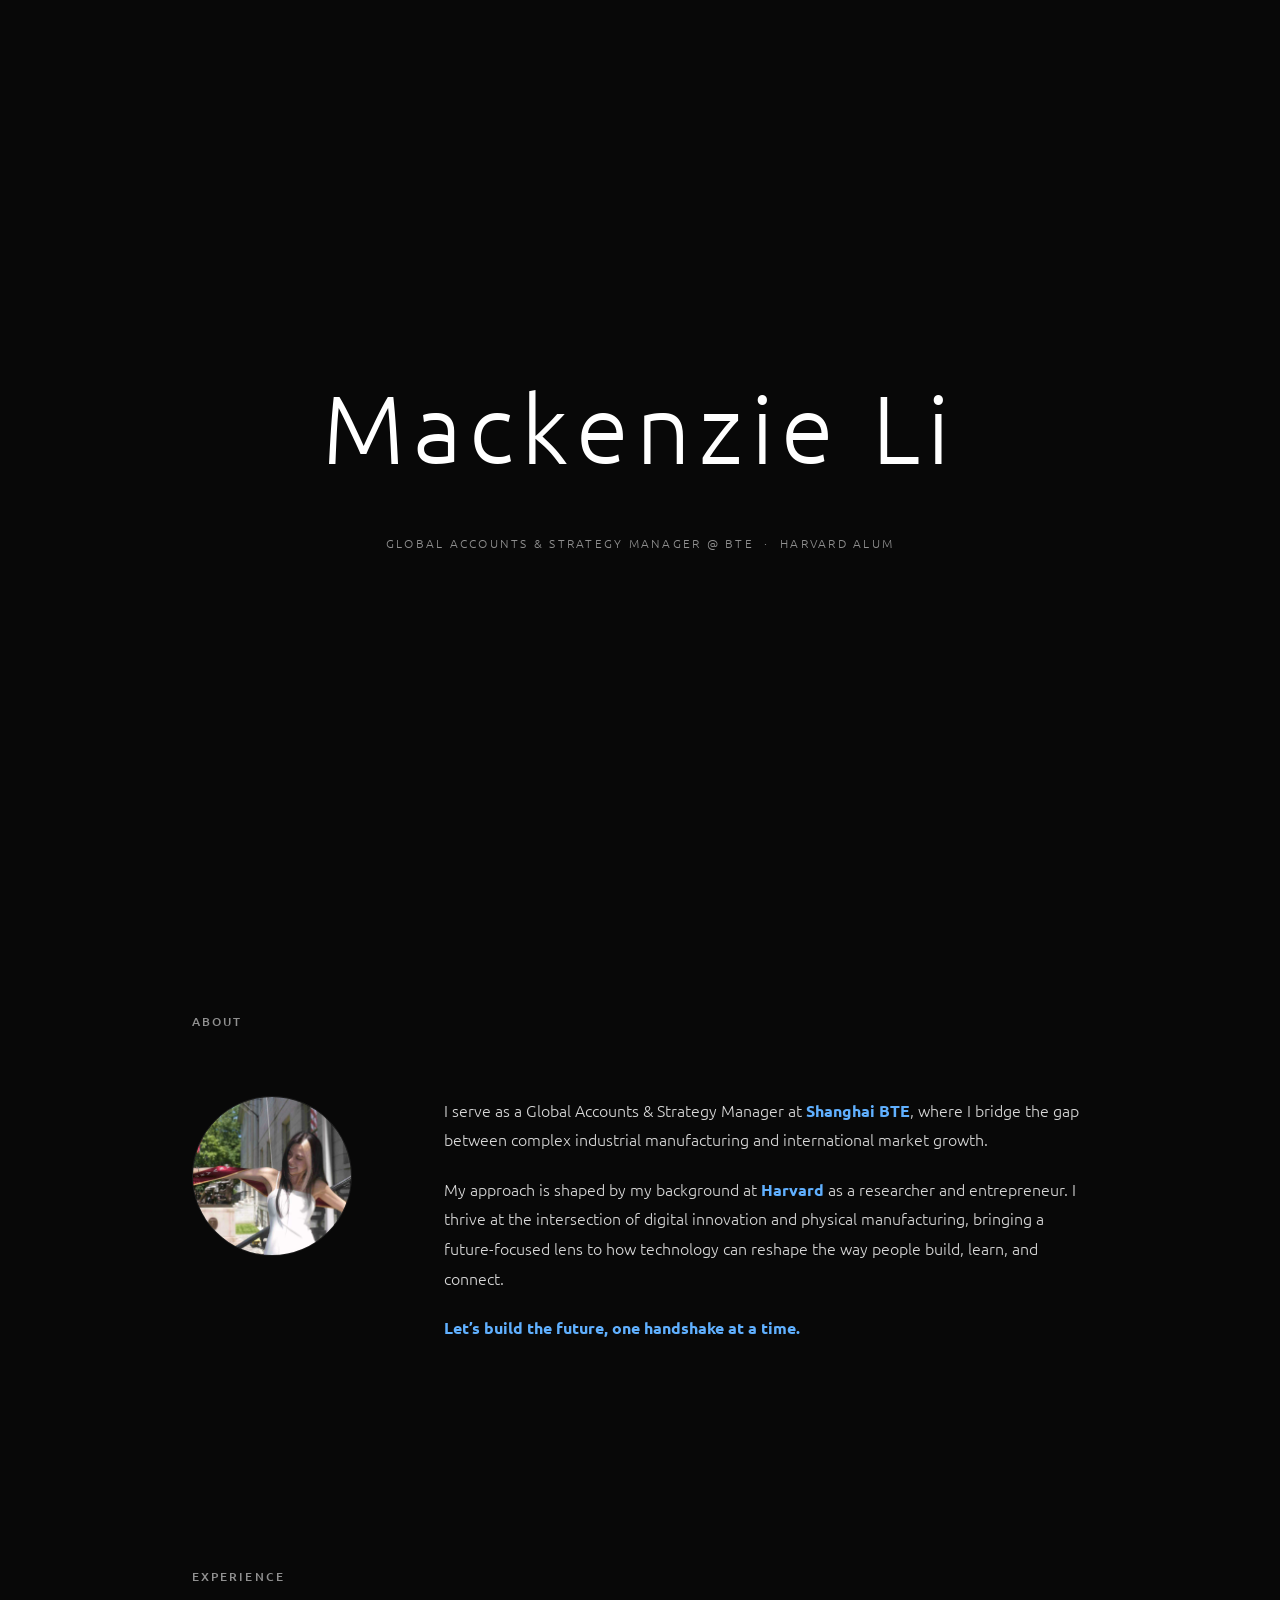
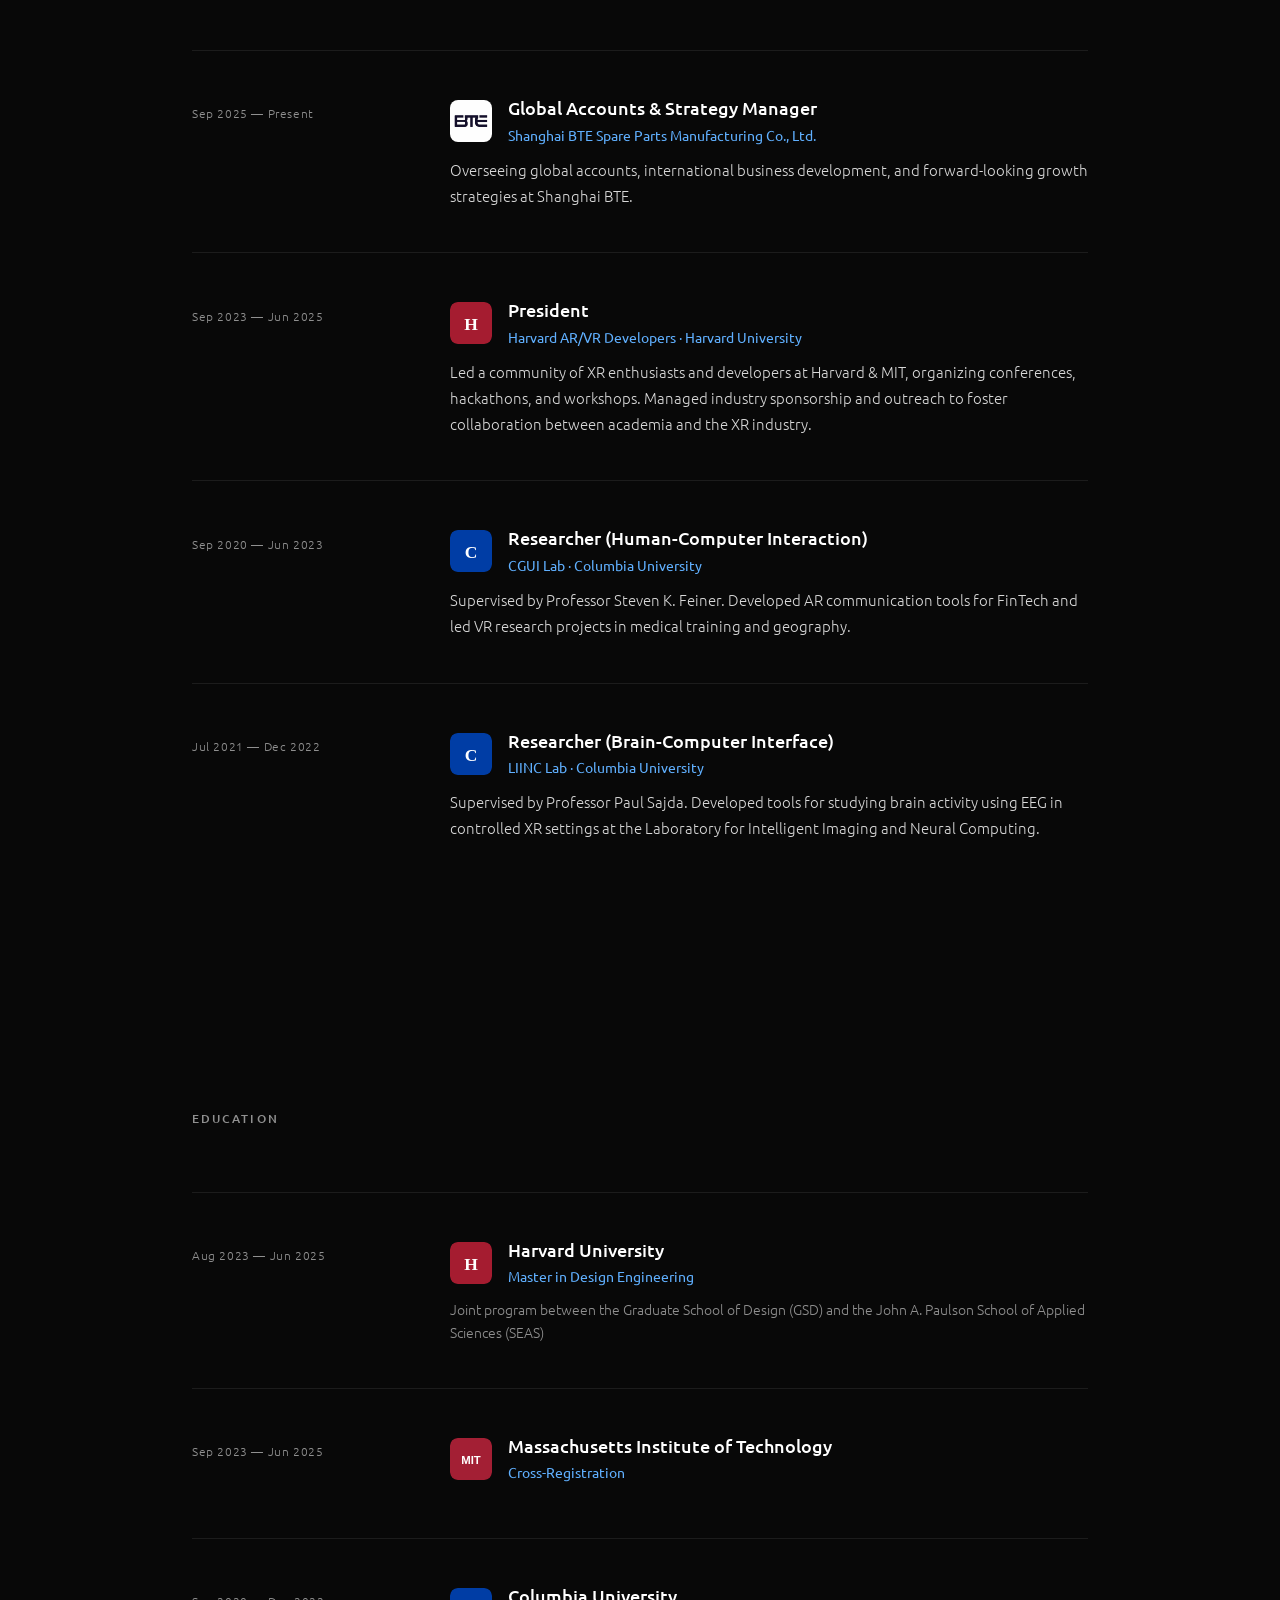
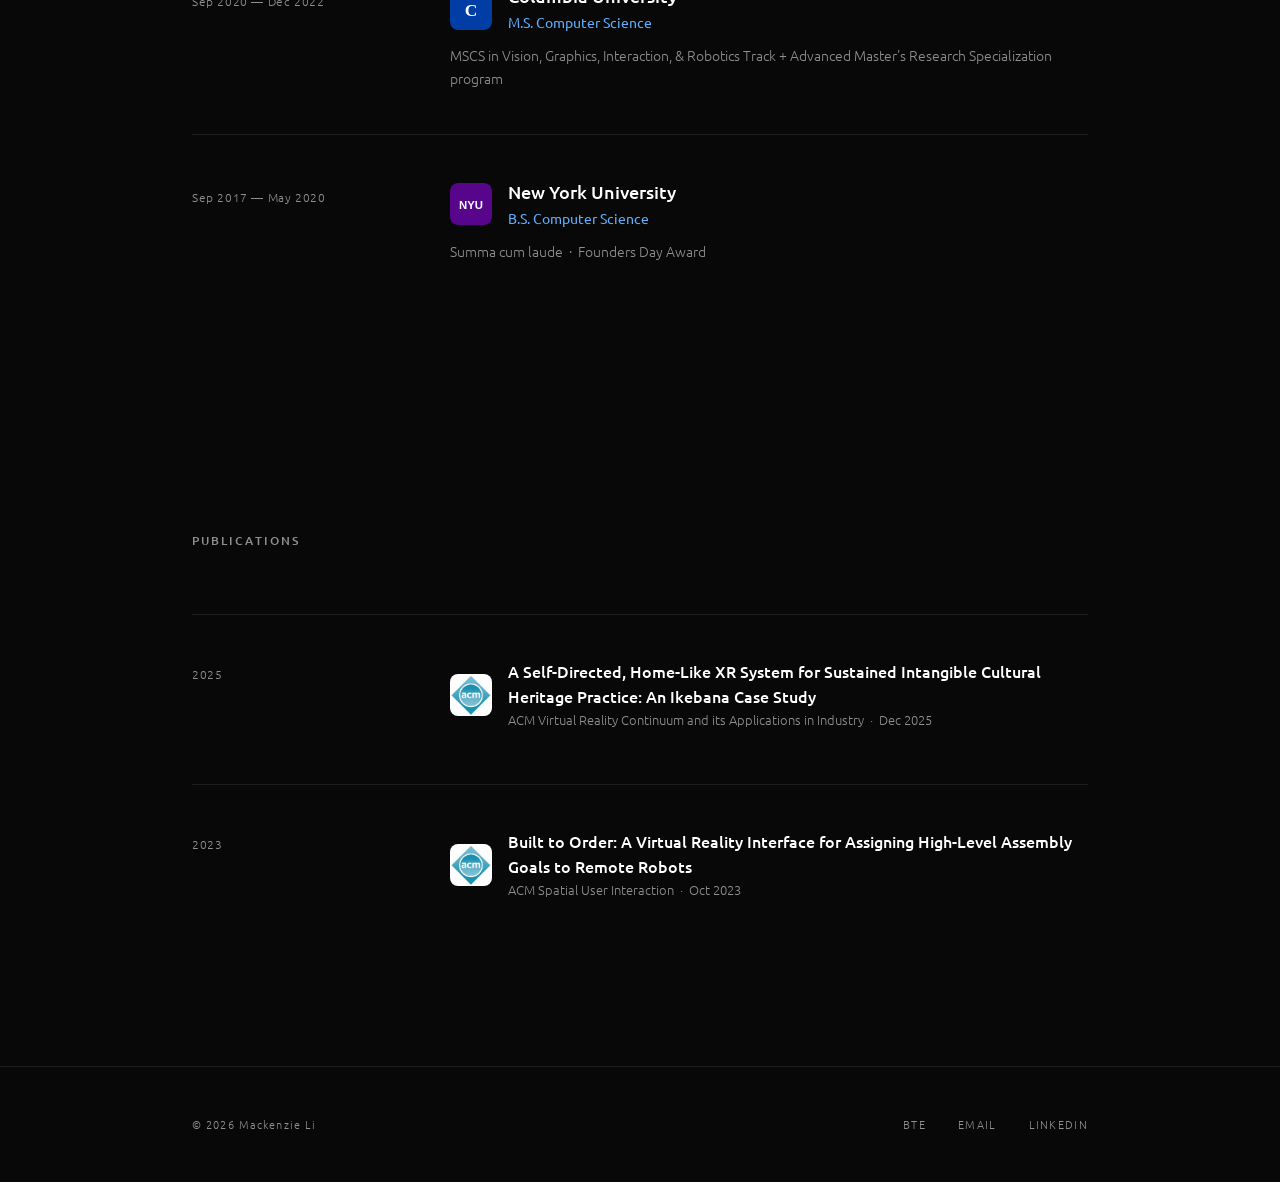
<file: index.html>
<!DOCTYPE html>
<html lang="en">
<head>
  <meta charset="UTF-8">
  <meta name="viewport" content="width=device-width, initial-scale=1.0">
  <title>Mackenzie Li</title>
  <meta name="description" content="Mackenzie Li — Global Accounts & Strategy Manager @Shanghai BTE Spare Parts Manufacturing Co., Ltd. + Harvard MDE '25.">
  <link rel="preconnect" href="https://fonts.googleapis.com">
  <link rel="preconnect" href="https://fonts.gstatic.com" crossorigin>
  <link href="https://fonts.googleapis.com/css2?family=Ubuntu:ital,wght@0,300;0,400;0,500;1,300;1,400&display=swap" rel="stylesheet">
  <link rel="stylesheet" href="assets/css/style.css">
</head>
<body>

  <!-- ======= Splash ======= -->
  <div id="splash">
    <div class="splash-inner">
      <h1 class="splash-glitch" data-text="">
        <span class="splash-typed"></span><span class="splash-cursor"></span>
      </h1>
      <p class="splash-sub">Global Accounts & Strategy Manager @ BTE &nbsp;·&nbsp; Harvard Alum</p>
    </div>
  </div>

  <!-- ======= Nav ======= -->
  <nav id="nav">
    <div class="nav-inner">
      <a href="#" class="nav-name">Mackenzie Li</a>
      <ul class="nav-links">
        <li><a href="#about">About</a></li>
        <li><a href="#experience">Experience</a></li>
        <li><a href="#education">Education</a></li>
        <li><a href="#publications">Publications</a></li>
        <li><a href="http://www.btechina.com" target="_blank" rel="noopener">Go To BTE Site</a></li>
      </ul>
      <button class="nav-toggle" aria-label="Toggle menu">
        <span></span><span></span>
      </button>
    </div>
  </nav>

  <!-- ======= Hero ======= -->
  <section id="hero">
    <div class="hero-inner">
      <h1 class="hero-name">Mackenzie<br><em>Li</em></h1>
      <div class="hero-rule"></div>
      <p class="hero-headline">Global Accounts & Strategy Manager @ BTE &nbsp;&nbsp;·&nbsp;&nbsp; Harvard '25</p>
      <div class="hero-links">
        <a href="http://www.btechina.com" target="_blank" rel="noopener">BTE</a>
        <a href="mailto:mackenzie.li@btechina.com">Email</a>
        <a href="https://linkedin.com/in/mkz-li" target="_blank" rel="noopener">LinkedIn</a>
      </div>
    </div>
    <div class="hero-scroll-hint">
      <span>Scroll</span>
      <div class="hero-scroll-line"></div>
    </div>
  </section>

  <main>

    <!-- ======= About ======= -->
    <section id="about" class="reveal">
      <div class="container">
        <h2 class="section-label">About</h2>
        <div class="about-grid">
          <div class="about-photo">
            <img src="assets/img/mackenzie.jpg" alt="Mackenzie Li">
          </div>
          <div class="about-text">
            <p>I serve as a Global Accounts & Strategy Manager at <span class="about-company">Shanghai BTE</span>, where I bridge the gap between complex industrial manufacturing and international market growth.</p>
            <p>My approach is shaped by my background at <span class="about-company">Harvard</span> as a researcher and entrepreneur. I thrive at the intersection of digital innovation and physical manufacturing, bringing a future-focused lens to how technology can reshape the way people build, learn, and connect.</p>
            <p><span class="about-company">Let’s build the future, one handshake at a time.</span></p>
          </div>
        </div>
      </div>
    </section>

    <!-- ======= Experience ======= -->
    <section id="experience" class="reveal">
      <div class="container">
        <h2 class="section-label">Experience</h2>
        <div class="timeline">

          <div class="timeline-item">
            <div class="timeline-meta">
              <span class="timeline-date">Sep 2025 — Present</span>
            </div>
            <div class="timeline-content">
              <div class="edu-header">
                <img class="school-logo" src="assets/img/BTE.JPG" alt="Shanghai BTE">
                <div>
                  <h3>Global Accounts & Strategy Manager</h3>
                  <p class="timeline-org">Shanghai BTE Spare Parts Manufacturing Co., Ltd.</p>
                </div>
              </div>
              <p class="timeline-desc">Overseeing global accounts, international business development, and forward-looking growth strategies at Shanghai BTE.</p>
            </div>
          </div>

          <div class="timeline-item">
            <div class="timeline-meta">
              <span class="timeline-date">Sep 2023 — Jun 2025</span>
            </div>
            <div class="timeline-content">
              <div class="edu-header">
                <img class="school-logo" src="assets/img/harvard.svg" alt="Harvard University">
                <div>
                  <h3>President</h3>
                  <p class="timeline-org">Harvard AR/VR Developers · Harvard University</p>
                </div>
              </div>
              <p class="timeline-desc">Led a community of XR enthusiasts and developers at Harvard & MIT, organizing conferences, hackathons, and workshops. Managed industry sponsorship and outreach to foster collaboration between academia and the XR industry.</p>
            </div>
          </div>

          <div class="timeline-item">
            <div class="timeline-meta">
              <span class="timeline-date">Sep 2020 — Jun 2023</span>
            </div>
            <div class="timeline-content">
              <div class="edu-header">
                <img class="school-logo" src="assets/img/columbia.svg" alt="Columbia University">
                <div>
                  <h3>Researcher (Human-Computer Interaction)</h3>
                  <p class="timeline-org">CGUI Lab · Columbia University</p>
                </div>
              </div>
              <p class="timeline-desc">Supervised by Professor Steven K. Feiner. Developed AR communication tools for FinTech and led VR research projects in medical training and geography.</p>
            </div>
          </div>

          <div class="timeline-item">
            <div class="timeline-meta">
              <span class="timeline-date">Jul 2021 — Dec 2022</span>
            </div>
            <div class="timeline-content">
              <div class="edu-header">
                <img class="school-logo" src="assets/img/columbia.svg" alt="Columbia University">
                <div>
                  <h3>Researcher (Brain-Computer Interface)</h3>
                  <p class="timeline-org">LIINC Lab · Columbia University</p>
                </div>
              </div>
              <p class="timeline-desc">Supervised by Professor Paul Sajda. Developed tools for studying brain activity using EEG in controlled XR settings at the Laboratory for Intelligent Imaging and Neural Computing.</p>
            </div>
          </div>
        </div>
      </div>
    </section>

    <!-- ======= Education ======= -->
    <section id="education" class="reveal">
      <div class="container">
        <h2 class="section-label">Education</h2>
        <div class="edu-list">

          <div class="edu-item">
            <div class="edu-meta">
              <span class="edu-date">Aug 2023 — Jun 2025</span>
            </div>
            <div class="edu-content">
              <div class="edu-header">
                <img class="school-logo" src="assets/img/harvard.svg" alt="Harvard University">
                <div>
                  <h3>Harvard University</h3>
                  <p class="edu-org">Master in Design Engineering</p>
                </div>
              </div>
              <p class="edu-note">Joint program between the Graduate School of Design (GSD) and the John A. Paulson School of Applied Sciences (SEAS)</p>
            </div>
          </div>

          <div class="edu-item">
            <div class="edu-meta">
              <span class="edu-date">Sep 2023 — Jun 2025</span>
            </div>
            <div class="edu-content">
              <div class="edu-header">
                <img class="school-logo" src="assets/img/mit.svg" alt="MIT">
                <div>
                  <h3>Massachusetts Institute of Technology</h3>
                  <p class="edu-org">Cross-Registration</p>
                </div>
              </div>
            </div>
          </div>

          <div class="edu-item">
            <div class="edu-meta">
              <span class="edu-date">Sep 2020 — Dec 2022</span>
            </div>
            <div class="edu-content">
              <div class="edu-header">
                <img class="school-logo" src="assets/img/columbia.svg" alt="Columbia University">
                <div>
                  <h3>Columbia University</h3>
                  <p class="edu-org">M.S. Computer Science</p>
                </div>
              </div>
              <p class="edu-note">MSCS in Vision, Graphics, Interaction, &amp; Robotics Track + Advanced Master's Research Specialization program</p>
            </div>
          </div>

          <div class="edu-item">
            <div class="edu-meta">
              <span class="edu-date">Sep 2017 — May 2020</span>
            </div>
            <div class="edu-content">
              <div class="edu-header">
                <img class="school-logo" src="assets/img/nyu.svg" alt="New York University">
                <div>
                  <h3>New York University</h3>
                  <p class="edu-org">B.S. Computer Science</p>
                </div>
              </div>
              <p class="edu-note">Summa cum laude &nbsp;·&nbsp; Founders Day Award</p>
            </div>
          </div>

        </div>
      </div>
    </section>

    <!-- ======= Publications ======= -->
    <section id="publications" class="reveal">
      <div class="container">
        <h2 class="section-label">Publications</h2>
        <div class="pub-list">

          <div class="pub-item">
            <span class="pub-year">2025</span>
            <div class="pub-content">
              <div class="edu-header">
                <img class="school-logo" src="assets/img/acm.jpg" alt="ACM">
                <div>
                  <p class="pub-title">A Self-Directed, Home-Like XR System for Sustained Intangible Cultural Heritage Practice: An Ikebana Case Study</p>
                  <p class="pub-venue">ACM Virtual Reality Continuum and its Applications in Industry &nbsp;·&nbsp; Dec 2025</p>
                </div>
              </div>
            </div>
          </div>

          <div class="pub-item">
            <span class="pub-year">2023</span>
            <div class="pub-content">
              <div class="edu-header">
                <img class="school-logo" src="assets/img/acm.jpg" alt="ACM">
                <div>
                  <p class="pub-title">Built to Order: A Virtual Reality Interface for Assigning High-Level Assembly Goals to Remote Robots</p>
                  <p class="pub-venue">ACM Spatial User Interaction &nbsp;·&nbsp; Oct 2023</p>
                </div>
              </div>
            </div>
          </div>

        </div>
      </div>
    </section>

  </main>

  <!-- ======= Footer ======= -->
  <footer>
    <div class="container footer-inner">
      <p class="footer-copy">© 2026 Mackenzie Li</p>
      <div class="footer-links">
        <a href="http://www.btechina.com" target="_blank" rel="noopener">BTE</a>
        <a href="mailto:mackenzie.li@btechina.com">Email</a>
        <a href="https://linkedin.com/in/mkz-li" target="_blank" rel="noopener">LinkedIn</a>
      </div>
    </div>
  </footer>

  <script src="assets/js/main.js"></script>
</body>
</html>
</file>
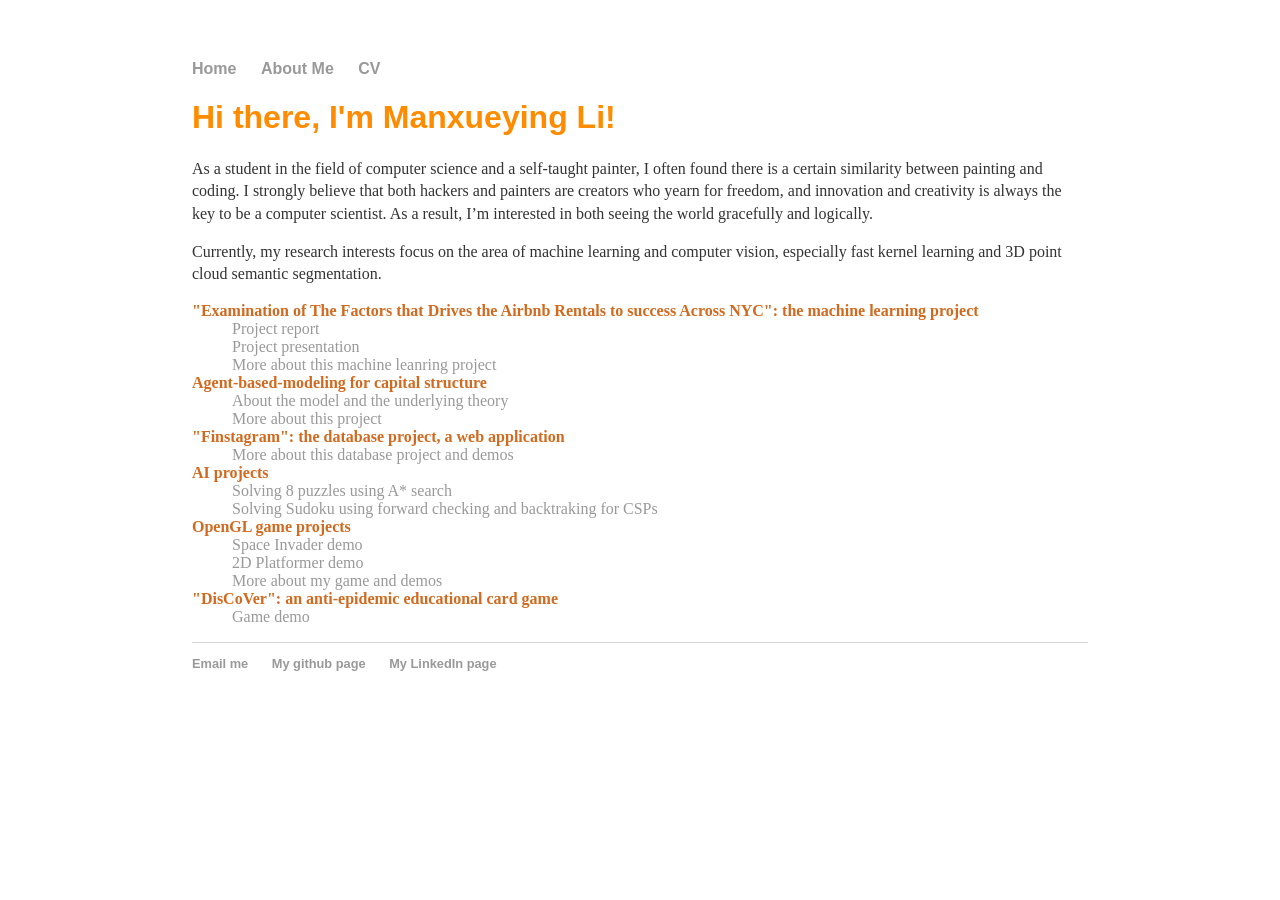
<file: about/about.html>
<!DOCTYPE html>
<html>
    <head>
        <title>Manxueying Li</title>
        <link rel="stylesheet" type="text/css" href="../css/style.css">
    </head>
    <body>
        <nav>
            <ul>
                <li><a href="/">Home</a></li>
                <li><a href="/about">About Me</a></li>
                <li><a href="/file/cv.pdf">CV</a download="download"></li>
            </ul>
        </nav>
        <div class="container">
            <div class="blurb">
                <h1>Hi there, I'm Manxueying Li!</h1>
                <p>
                    As a student in the field of computer science and a self-taught painter, I often found there is a certain similarity between painting and coding. I strongly believe that both hackers and painters are creators who yearn for freedom, and innovation and creativity is always the key to be a computer scientist. As a result, I’m interested in both seeing the world gracefully and logically.
                </p>
                <p>
                    Currently, my research interests focus on the area of machine learning and computer vision, especially fast kernel learning and 3D point cloud semantic segmentation.
                </p>
            </div><!-- /.blurb -->
        <dl>
                <dt>"Examination of The Factors that Drives the Airbnb Rentals to success Across NYC": the machine learning project</dt>
                <dd><a href="https://github.com/lmxy0212/ML_project/blob/master/ML_Project_Report.pdf">Project report</a></dd>
                <dd><a href="https://github.com/lmxy0212/ML_project/blob/master/ML_Presentation.pdf">Project presentation</a></dd>
                <dd><a href="https://github.com/lmxy0212/ML_project">More about this machine leanring project</a></dd>
                
                <dt>Agent-based-modeling for capital structure</dt>
                <dd><a href="http://gcallah.github.io/indras_net/capital/index.html">About the model and the underlying theory</a></dd>
                <dd><a href="https://github.com/gcallah/indras_net/tree/master/capital">More about this project</a></dd>

                <dt>"Finstagram": the database project, a web application</dt>
                <dd><a href="https://github.com/lmxy0212/Finstagram">More about this database project and demos</a></dd>
                
                <dt>AI projects</dt>
                <dd><a href="https://github.com/lmxy0212/Artificial-intelligence/tree/master/A*%208%20puzzle">Solving 8 puzzles using A* search</a></dd>
                <dd><a href="https://github.com/lmxy0212/Artificial-intelligence/tree/master/SUDOKU">Solving Sudoku using forward checking and backtraking for CSPs</a></dd>

                <dt>OpenGL game projects</dt>
                <dd><a href="https://youtu.be/MLWecAItA6g">Space Invader demo</a></dd>
                <dd><a href="https://youtu.be/K7kS2Fy6QJY">2D Platformer demo</a></dd>
                <dd><a href="https://github.com/lmxy0212/OpenGL_game_projects">More about my game and demos</a></dd>

                <dt>"DisCoVer": an anti-epidemic educational card game</dt>
                <dd><a href="https://youtu.be/2bhysMg3um0">Game demo</a></dd>
        </dl>
            
        </div><!-- /.container -->
      

        <footer>
            <ul>
                <li><a href="mailto:manxueying.li@columbia.edu">Email me</a></li>
                <li><a href="https://github.com/lmxy0212">My github page</a></li>
                <li><a href="https://linkedin.com/in/mxying-li">My LinkedIn page</a></li>
            </ul>
        </footer>
    </body>
</html>
</file>
<file: assets/css/style.css>
/* ============================================================
   Mackenzie Li — Personal Site
   Dark, typographic, minimal
   ============================================================ */

/* ---- Reset & Custom Properties ---- */
*, *::before, *::after {
  box-sizing: border-box;
  margin: 0;
  padding: 0;
}

:root {
  --bg:        #080808;
  --bg-2:      #0f0f0f;
  --bg-3:      #161616;
  --text:      #ffffff;
  --text-2:    #d8d8d8;
  --text-3:    #909090;
  --accent:    #60b0ff;
  --border:    #1c1c1c;

  --font-serif: 'Ubuntu', system-ui, sans-serif;
  --font-sans:  'Ubuntu', system-ui, sans-serif;

  --max-w: 960px;
  --pad-x: 2rem;
}

html {
  scroll-behavior: smooth;
  font-size: 16px;
}

body {
  background: var(--bg);
  color: var(--text);
  font-family: var(--font-sans);
  font-weight: 300;
  line-height: 1.7;
  -webkit-font-smoothing: antialiased;
  -moz-osx-font-smoothing: grayscale;
}

a {
  color: inherit;
  text-decoration: none;
}

em {
  font-style: italic;
}

/* ============================================================
   Navigation
   ============================================================ */
#nav {
  position: fixed;
  top: 0;
  left: 0;
  right: 0;
  z-index: 100;
  padding: 1.5rem 0;
  transition: background 0.4s ease, border-color 0.4s ease, padding 0.3s ease;
  border-bottom: 1px solid transparent;
}

#nav.scrolled {
  padding: 1rem 0;
  background: rgba(8, 8, 8, 0.88);
  backdrop-filter: blur(16px);
  -webkit-backdrop-filter: blur(16px);
  border-color: var(--border);
}

.nav-inner {
  max-width: var(--max-w);
  margin: 0 auto;
  padding: 0 var(--pad-x);
  display: flex;
  align-items: center;
  justify-content: space-between;
}

.nav-name {
  font-family: var(--font-serif);
  font-weight: 400;
  font-size: 1.05rem;
  letter-spacing: 0.03em;
  color: var(--text);
  transition: color 0.2s;
}

.nav-name:hover {
  color: var(--accent);
}

.nav-links {
  list-style: none;
  display: flex;
  gap: 2.5rem;
}

.nav-links a {
  font-size: 0.7rem;
  font-weight: 400;
  letter-spacing: 0.14em;
  text-transform: uppercase;
  color: var(--text-2);
  transition: color 0.2s;
}

.nav-links a:hover {
  color: var(--text);
}

/* Mobile hamburger — hidden by default */
.nav-toggle {
  display: none;
  flex-direction: column;
  gap: 5px;
  background: none;
  border: none;
  cursor: pointer;
  padding: 4px;
}

.nav-toggle span {
  display: block;
  width: 22px;
  height: 1px;
  background: var(--text-2);
  transition: all 0.3s;
}

/* ============================================================
   Hero
   ============================================================ */
#hero {
  min-height: 100vh;
  display: flex;
  flex-direction: column;
  align-items: center;
  justify-content: center;
  text-align: center;
  padding: 8rem var(--pad-x) 6rem;
  position: relative;
  overflow: hidden;
}

/* Subtle radial glow */
#hero::before {
  content: '';
  position: absolute;
  inset: 0;
  background: radial-gradient(ellipse 80% 60% at 50% 40%, rgba(196, 168, 130, 0.04) 0%, transparent 70%);
  pointer-events: none;
}

.hero-inner {
  max-width: 720px;
  position: relative;
}

.hero-eyebrow {
  font-size: 0.7rem;
  letter-spacing: 0.2em;
  text-transform: uppercase;
  color: var(--text-3);
  margin-bottom: 2rem;
}

.hero-name {
  font-family: var(--font-sans);
  font-weight: 300;
  font-size: clamp(3.5rem, 11vw, 7.5rem);
  line-height: 1.05;
  letter-spacing: -0.01em;
  color: var(--text);
  margin-bottom: 2rem;
}

.hero-name em {
  color: var(--accent);
  font-style: italic;
}

.hero-rule {
  width: 40px;
  height: 1px;
  background: var(--border);
  margin: 0 auto 2rem;
}

.hero-headline {
  font-size: 0.85rem;
  font-weight: 400;
  letter-spacing: 0.1em;
  color: var(--text-2);
  margin-bottom: 2.5rem;
}

.hero-links {
  display: flex;
  gap: 2.5rem;
  justify-content: center;
  flex-wrap: wrap;
}

.hero-links a {
  font-size: 0.8rem;
  font-weight: 400;
  letter-spacing: 0.1em;
  text-transform: uppercase;
  color: var(--text-2);
  padding-bottom: 3px;
  border-bottom: 1px solid var(--text-3);
  transition: color 0.25s, border-color 0.25s;
}

.hero-links a:hover {
  color: var(--accent);
  border-color: var(--accent);
}

/* Scroll hint */
.hero-scroll-hint {
  position: absolute;
  bottom: 2.5rem;
  left: 50%;
  transform: translateX(-50%);
  display: flex;
  flex-direction: column;
  align-items: center;
  gap: 0.75rem;
}

.hero-scroll-hint span {
  font-size: 0.6rem;
  letter-spacing: 0.18em;
  text-transform: uppercase;
  color: var(--text-3);
}

.hero-scroll-line {
  width: 1px;
  height: 40px;
  background: linear-gradient(to bottom, var(--text-3), transparent);
  animation: scrollPulse 2s ease-in-out infinite;
}

@keyframes scrollPulse {
  0%, 100% { opacity: 0.3; transform: scaleY(1); }
  50%       { opacity: 1;   transform: scaleY(1.1); }
}

/* ============================================================
   Shared Section Styles
   ============================================================ */
.container {
  max-width: var(--max-w);
  margin: 0 auto;
  padding: 0 var(--pad-x);
}

section:not(#hero) {
  padding: 7rem 0;
}

.section-label {
  font-family: var(--font-sans);
  font-size: 0.72rem;
  font-weight: 500;
  letter-spacing: 0.18em;
  text-transform: uppercase;
  color: var(--text-3);
  margin-bottom: 4rem;
}

/* Scroll reveal */
.reveal {
  opacity: 0;
  transform: translateY(28px);
  transition: opacity 0.7s ease, transform 0.7s ease;
}

.reveal.visible {
  opacity: 1;
  transform: translateY(0);
}

/* ============================================================
   About
   ============================================================ */
.about-grid {
  display: grid;
  grid-template-columns: 180px 1fr;
  gap: 4.5rem;
  align-items: start;
}

.about-photo {
  position: sticky;
  top: 5rem;
}

.photo-placeholder {
  width: 160px;
  height: 160px;
  border-radius: 50%;
  background: var(--bg-3);
  border: 1px solid var(--border);
  display: flex;
  align-items: center;
  justify-content: center;
  font-family: var(--font-serif);
  font-size: 1.6rem;
  font-weight: 300;
  color: var(--text-3);
  letter-spacing: 0.08em;
}

/* When a real photo is used */
.about-photo img {
  width: 160px;
  height: 160px;
  border-radius: 50%;
  object-fit: cover;
  border: 1px solid var(--border);
  display: block;
}

.about-company {
  color: #60b0ff;
  font-weight: bold;
}

.about-text p {
  font-size: 1rem;
  color: var(--text-2);
  line-height: 1.85;
  margin-bottom: 1.25rem;
}

.about-text p:last-child {
  margin-bottom: 0;
}

/* ============================================================
   Timeline — Experience
   ============================================================ */
.timeline {
  display: flex;
  flex-direction: column;
}

.timeline-item {
  display: grid;
  grid-template-columns: 210px 1fr;
  gap: 3rem;
  padding: 2.75rem 0;
  border-top: 1px solid var(--border);
  transition: border-color 0.2s;
}


.timeline-meta {
  padding-top: 0.2rem;
}

.timeline-date {
  font-size: 0.75rem;
  letter-spacing: 0.05em;
  color: var(--text-3);
}

.timeline-content h3 {
  font-family: var(--font-sans);
  font-weight: 500;
  font-size: 1.15rem;
  color: var(--text);
  margin-bottom: 0.2rem;
  line-height: 1.4;
}

.timeline-role,
.timeline-org {
  font-size: 0.85rem;
  font-weight: 400;
  color: var(--accent);
  margin-bottom: 0.75rem;
}

.edu-header .timeline-org,
.edu-header .pub-title {
  margin-bottom: 0;
}


.timeline-desc {
  font-size: 0.92rem;
  color: var(--text-2);
  line-height: 1.75;
}

/* ============================================================
   Education
   ============================================================ */
.edu-list {
  display: flex;
  flex-direction: column;
}

.edu-item {
  display: grid;
  grid-template-columns: 210px 1fr;
  gap: 3rem;
  padding: 2.75rem 0;
  border-top: 1px solid var(--border);
}


.edu-meta {
  padding-top: 0.2rem;
}

.edu-date {
  font-size: 0.75rem;
  letter-spacing: 0.05em;
  color: var(--text-3);
}

.edu-header {
  display: flex;
  align-items: center;
  gap: 1rem;
  margin-bottom: 0.6rem;
}

.school-logo {
  width: 42px;
  height: 42px;
  border-radius: 8px;
  flex-shrink: 0;
  object-fit: contain;
}

.edu-content h3 {
  font-family: var(--font-sans);
  font-weight: 500;
  font-size: 1.15rem;
  color: var(--text);
  margin-bottom: 0.15rem;
  line-height: 1.4;
}

.edu-degree,
.edu-org {
  font-size: 0.85rem;
  font-weight: 400;
  color: var(--accent);
  margin-bottom: 0;
}

.edu-note {
  font-size: 0.87rem;
  color: var(--text-3);
  line-height: 1.65;
}

/* ============================================================
   Publications
   ============================================================ */
.pub-list {
  display: flex;
  flex-direction: column;
}

.pub-item {
  display: grid;
  grid-template-columns: 210px 1fr;
  gap: 3rem;
  padding: 2.75rem 0;
  border-top: 1px solid var(--border);
  align-items: start;
}


.pub-year {
  font-size: 0.75rem;
  letter-spacing: 0.05em;
  color: var(--text-3);
  padding-top: 0.3rem;
}

.pub-title {
  font-family: var(--font-sans);
  font-weight: 500;
  font-size: 0.98rem;
  color: var(--text);
  line-height: 1.6;
  margin-bottom: 0.6rem;
}

.pub-venue {
  font-size: 0.83rem;
  color: var(--text-3);
  line-height: 1.6;
}

/* ============================================================
   Footer
   ============================================================ */
footer {
  padding: 3rem 0;
  border-top: 1px solid var(--border);
}

.footer-inner {
  display: flex;
  align-items: center;
  justify-content: space-between;
}

.footer-copy {
  font-size: 0.7rem;
  letter-spacing: 0.1em;
  color: var(--text-3);
}

.footer-links {
  display: flex;
  gap: 2rem;
}

.footer-links a {
  font-size: 0.68rem;
  letter-spacing: 0.12em;
  text-transform: uppercase;
  color: var(--text-3);
  transition: color 0.2s;
}

.footer-links a:hover {
  color: var(--text);
}

/* ============================================================
   Responsive
   ============================================================ */
@media (max-width: 720px) {
  :root {
    --pad-x: 1.25rem;
  }

  /* Mobile nav overlay */
  .nav-links {
    display: none;
    position: fixed;
    inset: 0;
    background: var(--bg);
    flex-direction: column;
    align-items: center;
    justify-content: center;
    gap: 2.5rem;
    z-index: 150;
  }

  .nav-links.open {
    display: flex;
  }

  .nav-links a {
    font-size: 1rem;
    letter-spacing: 0.12em;
    color: var(--text-2);
  }

  .nav-toggle {
    display: flex;
    z-index: 200;
  }

  .nav-toggle.open span:first-child {
    transform: translateY(6px) rotate(45deg);
    background: var(--text);
  }

  .nav-toggle.open span:last-child {
    transform: translateY(-6px) rotate(-45deg);
    background: var(--text);
  }

  /* Hero */
  .hero-scroll-hint {
    display: none;
  }

  /* About */
  .about-grid {
    grid-template-columns: 1fr;
    gap: 2rem;
  }

  .about-photo {
    position: static;
    display: flex;
    justify-content: center;
  }

  .photo-placeholder {
    width: 110px;
    height: 110px;
    font-size: 1.3rem;
  }

  /* Timeline / Edu / Pub: stack date above content */
  .timeline-item,
  .edu-item,
  .pub-item {
    grid-template-columns: 1fr;
    gap: 0.4rem;
    padding: 1.75rem 0;
  }

  /* Bump up body text for phone readability */
  .timeline-desc,
  .about-text p {
    font-size: 0.97rem;
    line-height: 1.8;
  }

  .edu-note,
  .pub-venue {
    font-size: 0.88rem;
  }

  section:not(#hero) {
    padding: 4.5rem 0;
  }

  .section-label {
    margin-bottom: 2.5rem;
  }

  .footer-inner {
    flex-direction: column;
    gap: 1.25rem;
    text-align: center;
  }
}

@media (max-width: 480px) {
  :root {
    --pad-x: 1rem;
  }

  .hero-links {
    gap: 1.25rem;
  }

  .hero-headline {
    font-size: 0.78rem;
  }

  .nav-inner {
    padding: 0 1rem;
  }
}

/* ============================================================
   Splash Screen — Typewriter + Glitch
   ============================================================ */

#splash {
  position: fixed;
  inset: 0;
  z-index: 9999;
  background: var(--bg);
  display: flex;
  align-items: center;
  justify-content: center;
  transition: opacity 0.5s ease, filter 0.5s ease, transform 0.5s ease;
}

#splash.hide {
  opacity: 0;
  filter: blur(10px) brightness(2.5);
  transform: scale(1.06);
}

.splash-inner {
  text-align: center;
}

/* --- Heading & cursor --- */
.splash-glitch {
  position: relative;
  font-size: clamp(2.8rem, 9vw, 6rem);
  font-weight: 300;
  letter-spacing: 0.08em;
}

.splash-cursor {
  display: inline-block;
  width: 3px;
  height: 0.85em;
  background: var(--text);
  margin-left: 4px;
  vertical-align: middle;
  position: relative;
  top: -0.05em;
  animation: cursorBlink 0.65s step-end infinite;
}

.splash-glitch.glitching .splash-cursor {
  display: none;
}

@keyframes cursorBlink {
  0%, 100% { opacity: 1; }
  50%      { opacity: 0; }
}

/* --- Glitch ghost layers --- */
.splash-glitch::before,
.splash-glitch::after {
  content: attr(data-text);
  position: absolute;
  inset: 0;
  opacity: 0;
  pointer-events: none;
  white-space: nowrap;
}

.splash-glitch::before { color: #ff0040; }
.splash-glitch::after  { color: #00ffff; }

.splash-glitch.glitching {
  animation: glitchMain 1.3s steps(1) forwards;
}

.splash-glitch.glitching::before {
  animation: glitchRed  1.3s steps(1) forwards;
}

.splash-glitch.glitching::after {
  animation: glitchCyan 1.3s steps(1) forwards;
}

@keyframes glitchMain {
  0%, 19%  { transform: translate(0); }
  20%      { transform: translate(-3px, 1px) skewX(-2deg); }
  21%      { transform: translate(2px, -1px); }
  22%, 49% { transform: translate(0); }
  50%      { transform: translate(4px, 1px) skewX(1.5deg); }
  51%      { transform: translate(-2px); }
  52%, 74% { transform: translate(0); }
  75%      { transform: translate(-4px, 2px) skewX(-3deg); }
  76%      { transform: translate(3px, -2px) skewX(2deg); }
  77%      { transform: translate(-1px, 1px); }
  78%, 100%{ transform: translate(0); }
}

@keyframes glitchRed {
  0%, 19%  { opacity: 0; }
  20%      { opacity: 1; transform: translate(-6px, 0);   clip-path: inset(15% 0 55% 0); }
  21%      { opacity: 1; transform: translate(4px);       clip-path: inset(60% 0 10% 0); }
  22%      { opacity: 0; }
  50%      { opacity: 1; transform: translate(5px, 1px);  clip-path: inset(30% 0 40% 0); }
  51%      { opacity: 0; }
  75%      { opacity: 1; transform: translate(-7px, 0);   clip-path: inset(5%  0 70% 0); }
  76%      { opacity: 1; transform: translate(5px, -1px); clip-path: inset(50% 0 20% 0); }
  77%      { opacity: 1; transform: translate(-3px);      clip-path: inset(75% 0 5%  0); }
  78%      { opacity: 0; }
  100%     { opacity: 0; }
}

@keyframes glitchCyan {
  0%, 19%  { opacity: 0; }
  20%      { opacity: 1; transform: translate(6px, -1px); clip-path: inset(55% 0 15% 0); }
  21%      { opacity: 1; transform: translate(-4px, 1px); clip-path: inset(10% 0 60% 0); }
  22%      { opacity: 0; }
  50%      { opacity: 1; transform: translate(-5px, 0);   clip-path: inset(65% 0 5%  0); }
  51%      { opacity: 0; }
  75%      { opacity: 1; transform: translate(7px, 1px);  clip-path: inset(20% 0 55% 0); }
  76%      { opacity: 1; transform: translate(-5px, 2px); clip-path: inset(70% 0 8%  0); }
  77%      { opacity: 1; transform: translate(3px, -1px); clip-path: inset(35% 0 40% 0); }
  78%      { opacity: 0; }
  100%     { opacity: 0; }
}

/* --- Subtitle --- */
.splash-sub {
  font-size: 0.78rem;
  letter-spacing: 0.18em;
  text-transform: uppercase;
  color: var(--text-3);
  margin-top: 1.5rem;
  opacity: 0;
  transition: opacity 0.5s ease;
}

.splash-sub.visible {
  opacity: 1;
}
</file>
<file: css/style.css>
body {
    margin: 60px auto;
    width: 70%;
}
nav ul, footer ul {
    font-family:'Helvetica', 'Arial', 'Sans-Serif';
    padding: 0px;
    list-style: none;
    font-weight: bold;
}
nav ul li, footer ul li {
    display: inline;
    margin-right: 20px;
}
a {
    text-decoration: none;
    color: #999;
}
a:hover {
    text-decoration: underline;
}
h1 {
    font-size: 2em;
    font-family:'Helvetica', 'Arial', 'Sans-Serif';
    color: #FF8C00;
}
h2{
}
p {
    font-size: 1em;
    line-height: 1.4em;
    color: #333;
}
footer {
    border-top: 1px solid #d5d5d5;
    font-size: .8em;
    color: #FF8C00;
}

ul.posts { 
    margin: 20px auto 40px; 
    font-size: 1.5em;
}

ul.posts li {
    list-style: none;
}
dt {
    font-weight: bold;
    font-size: 1em;
    color: #D2691E;
}
</file>
